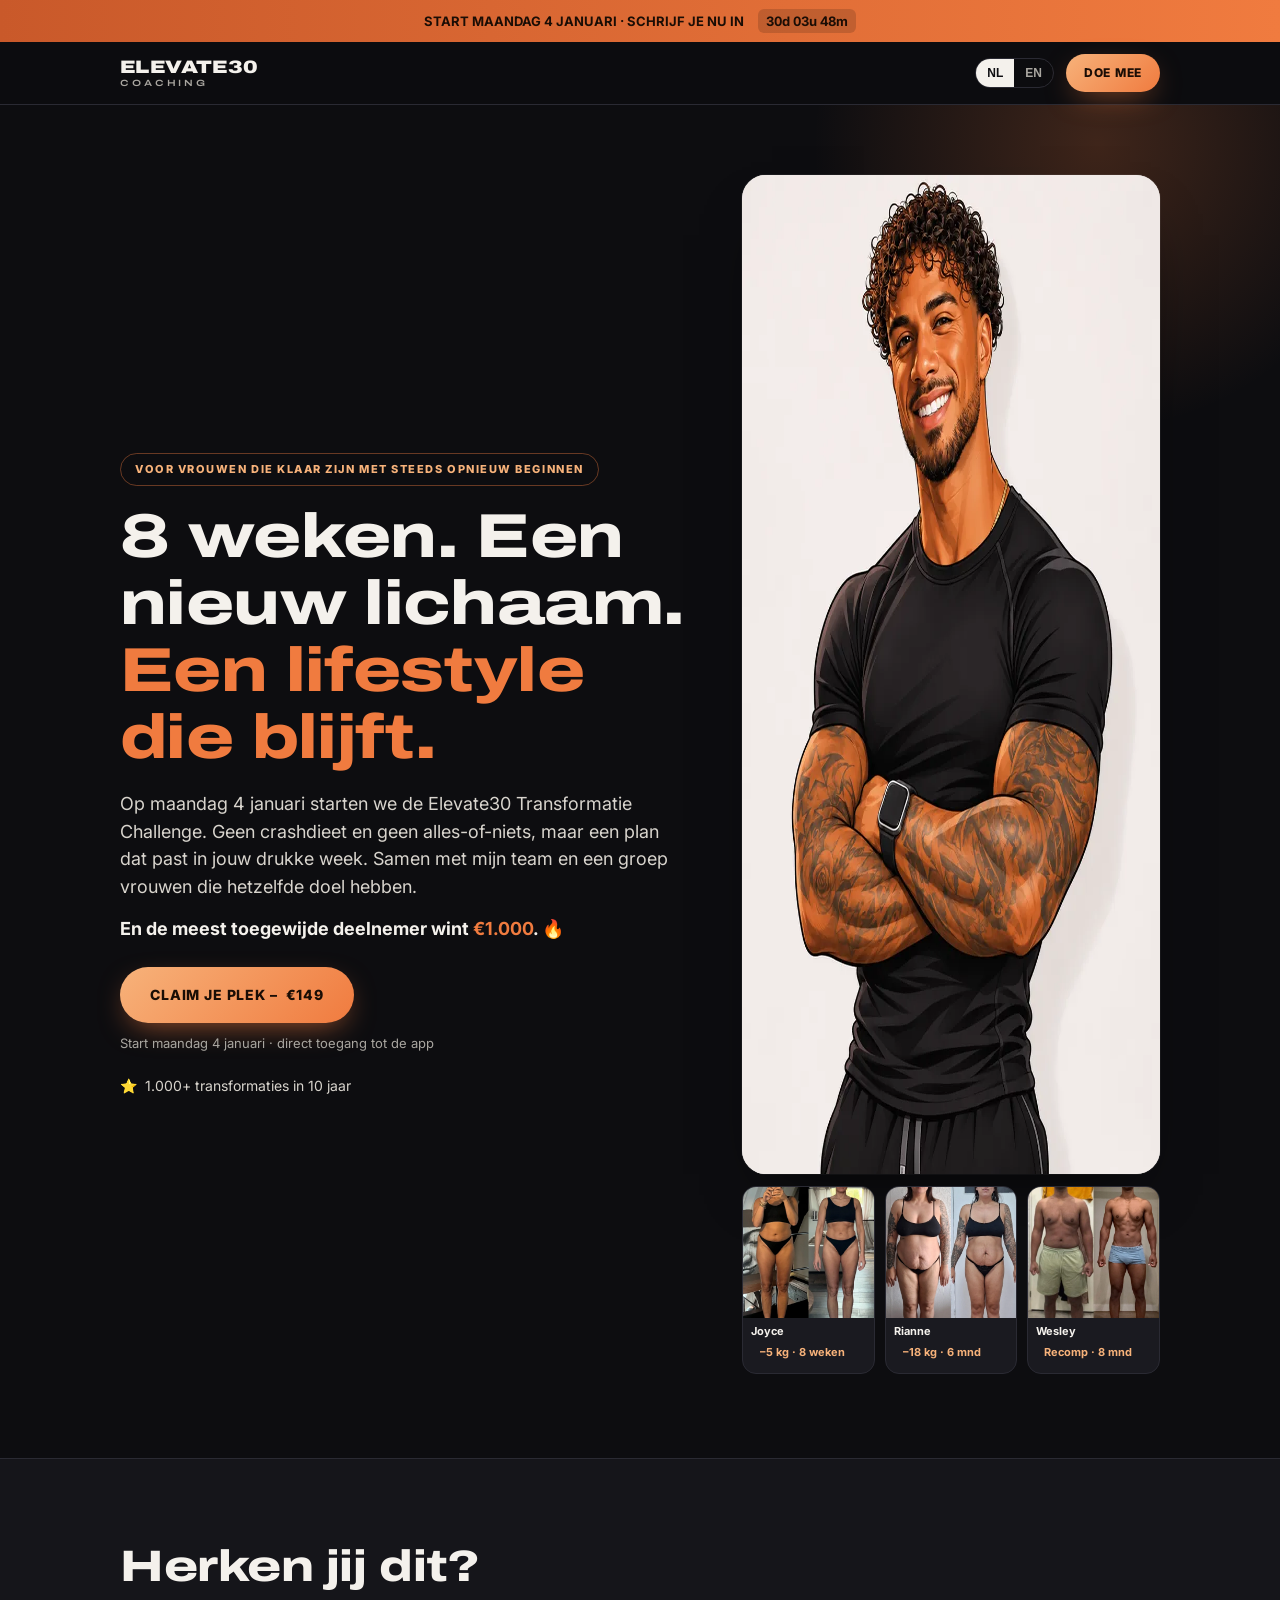
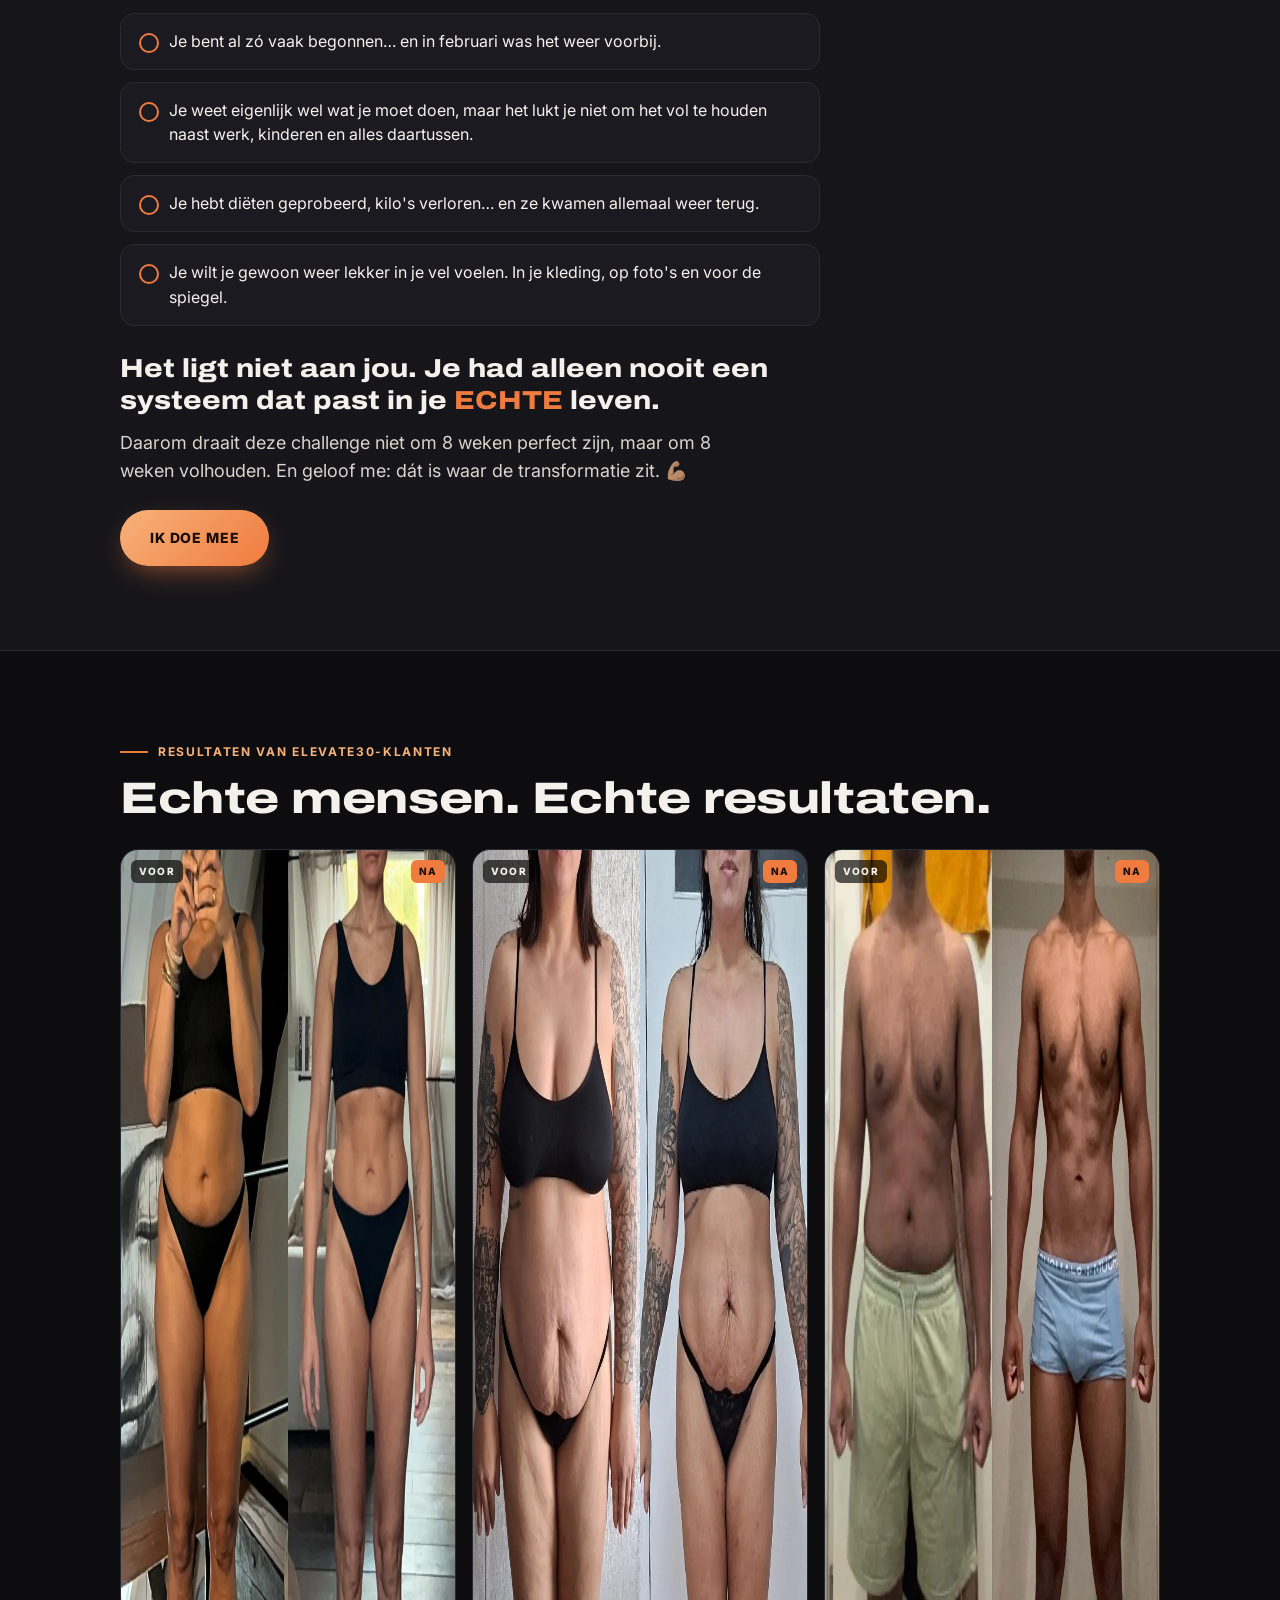
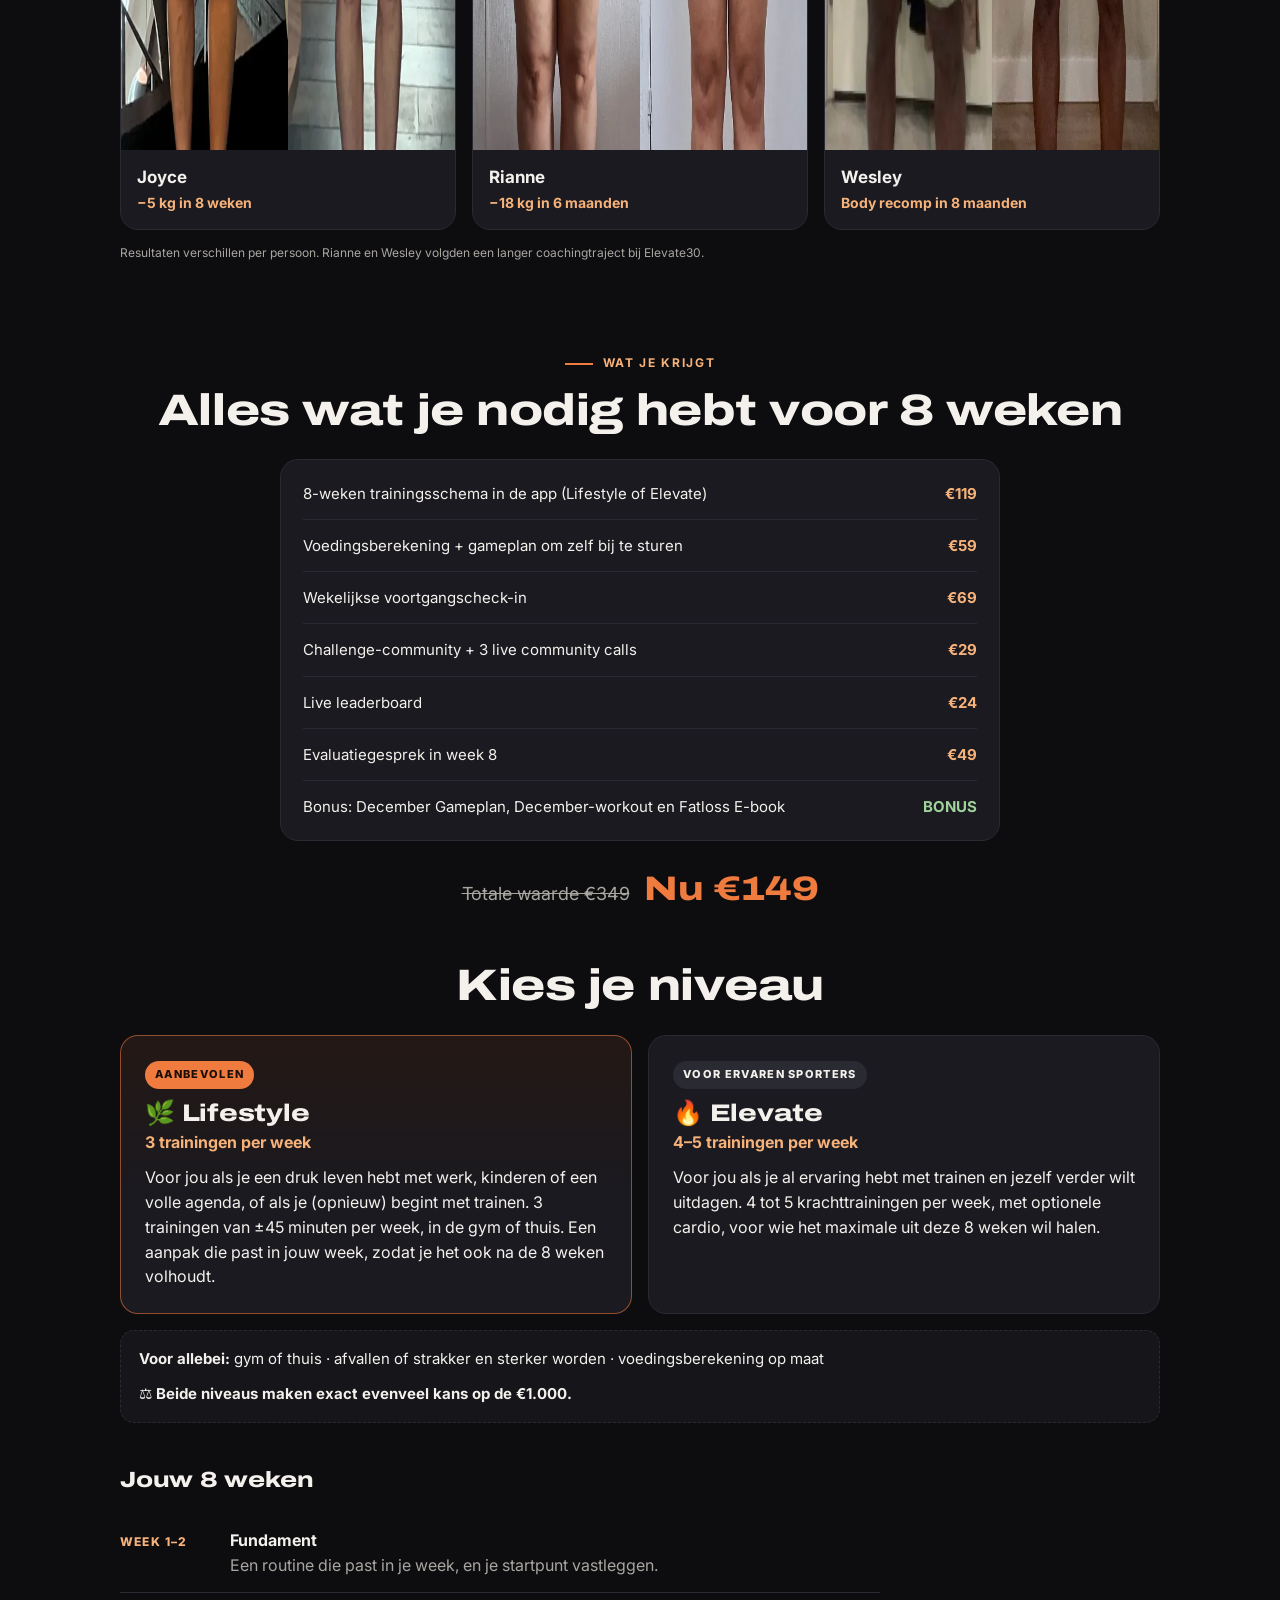
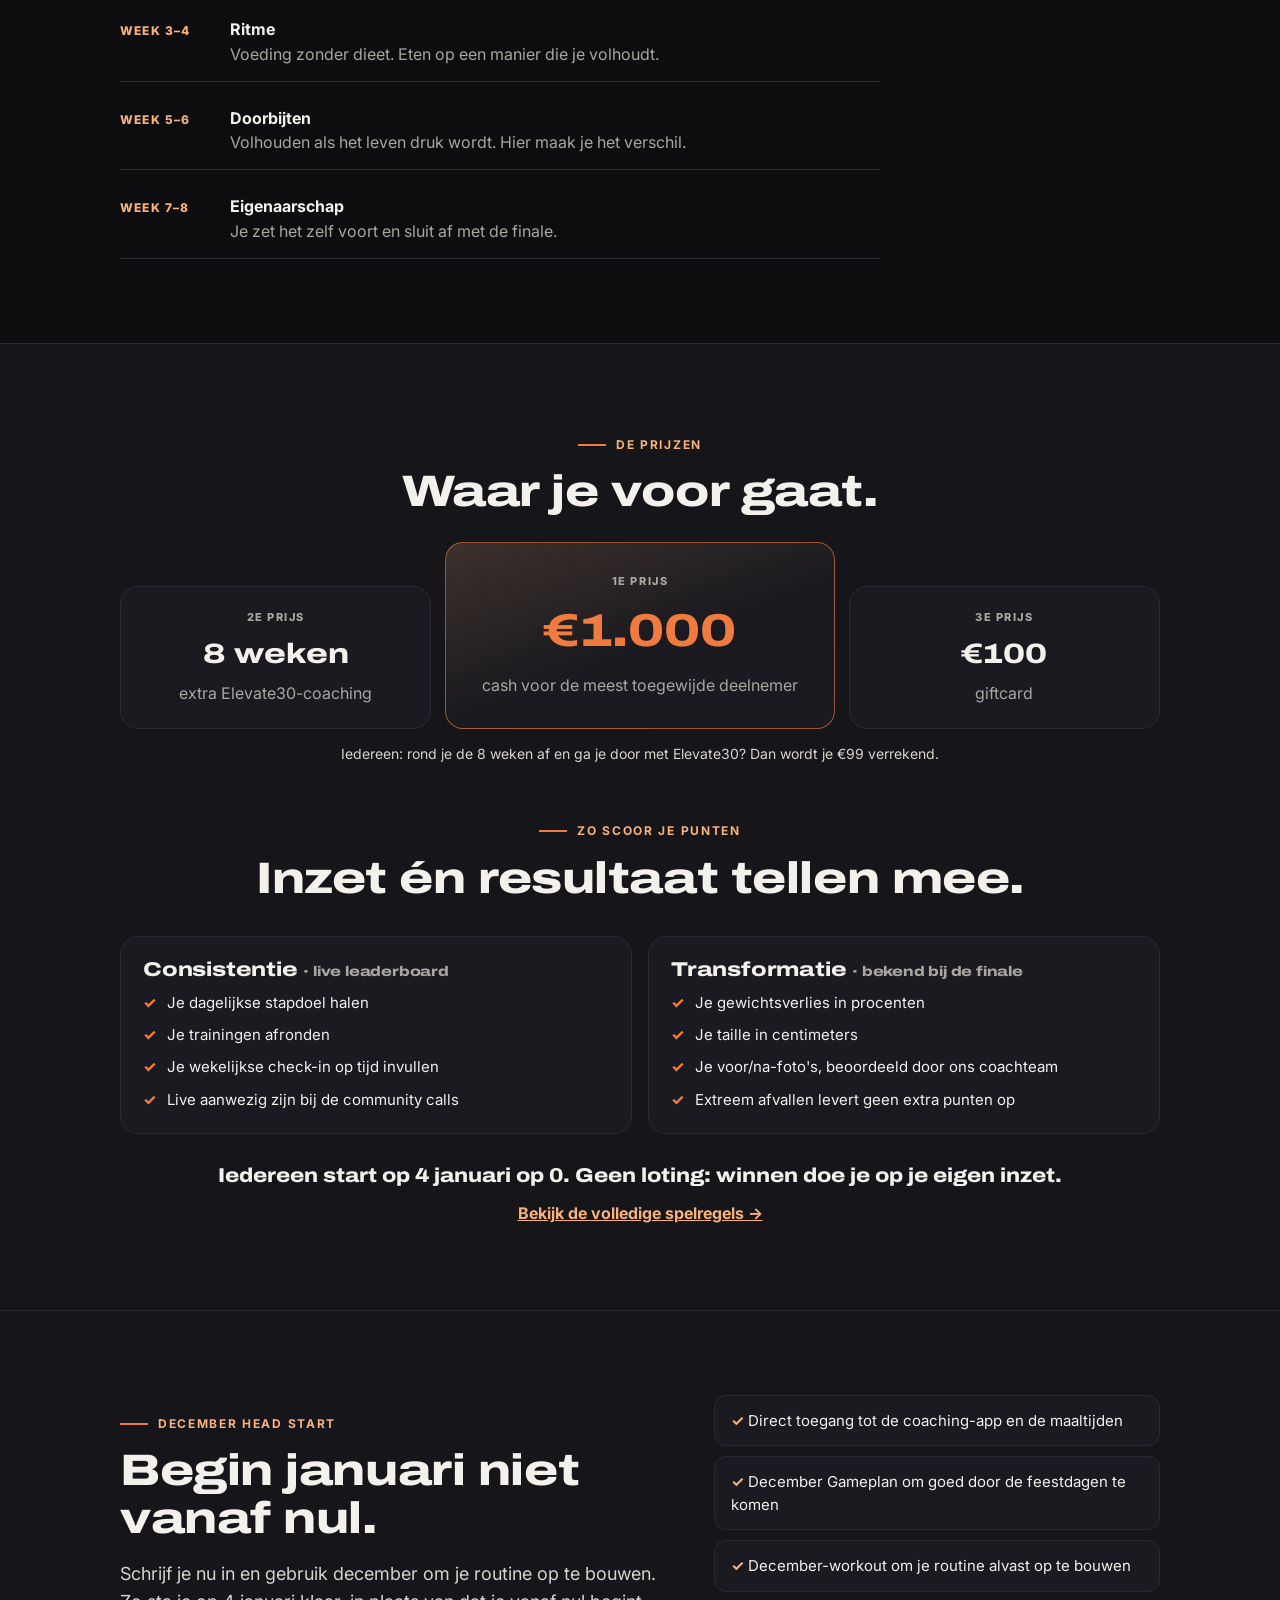
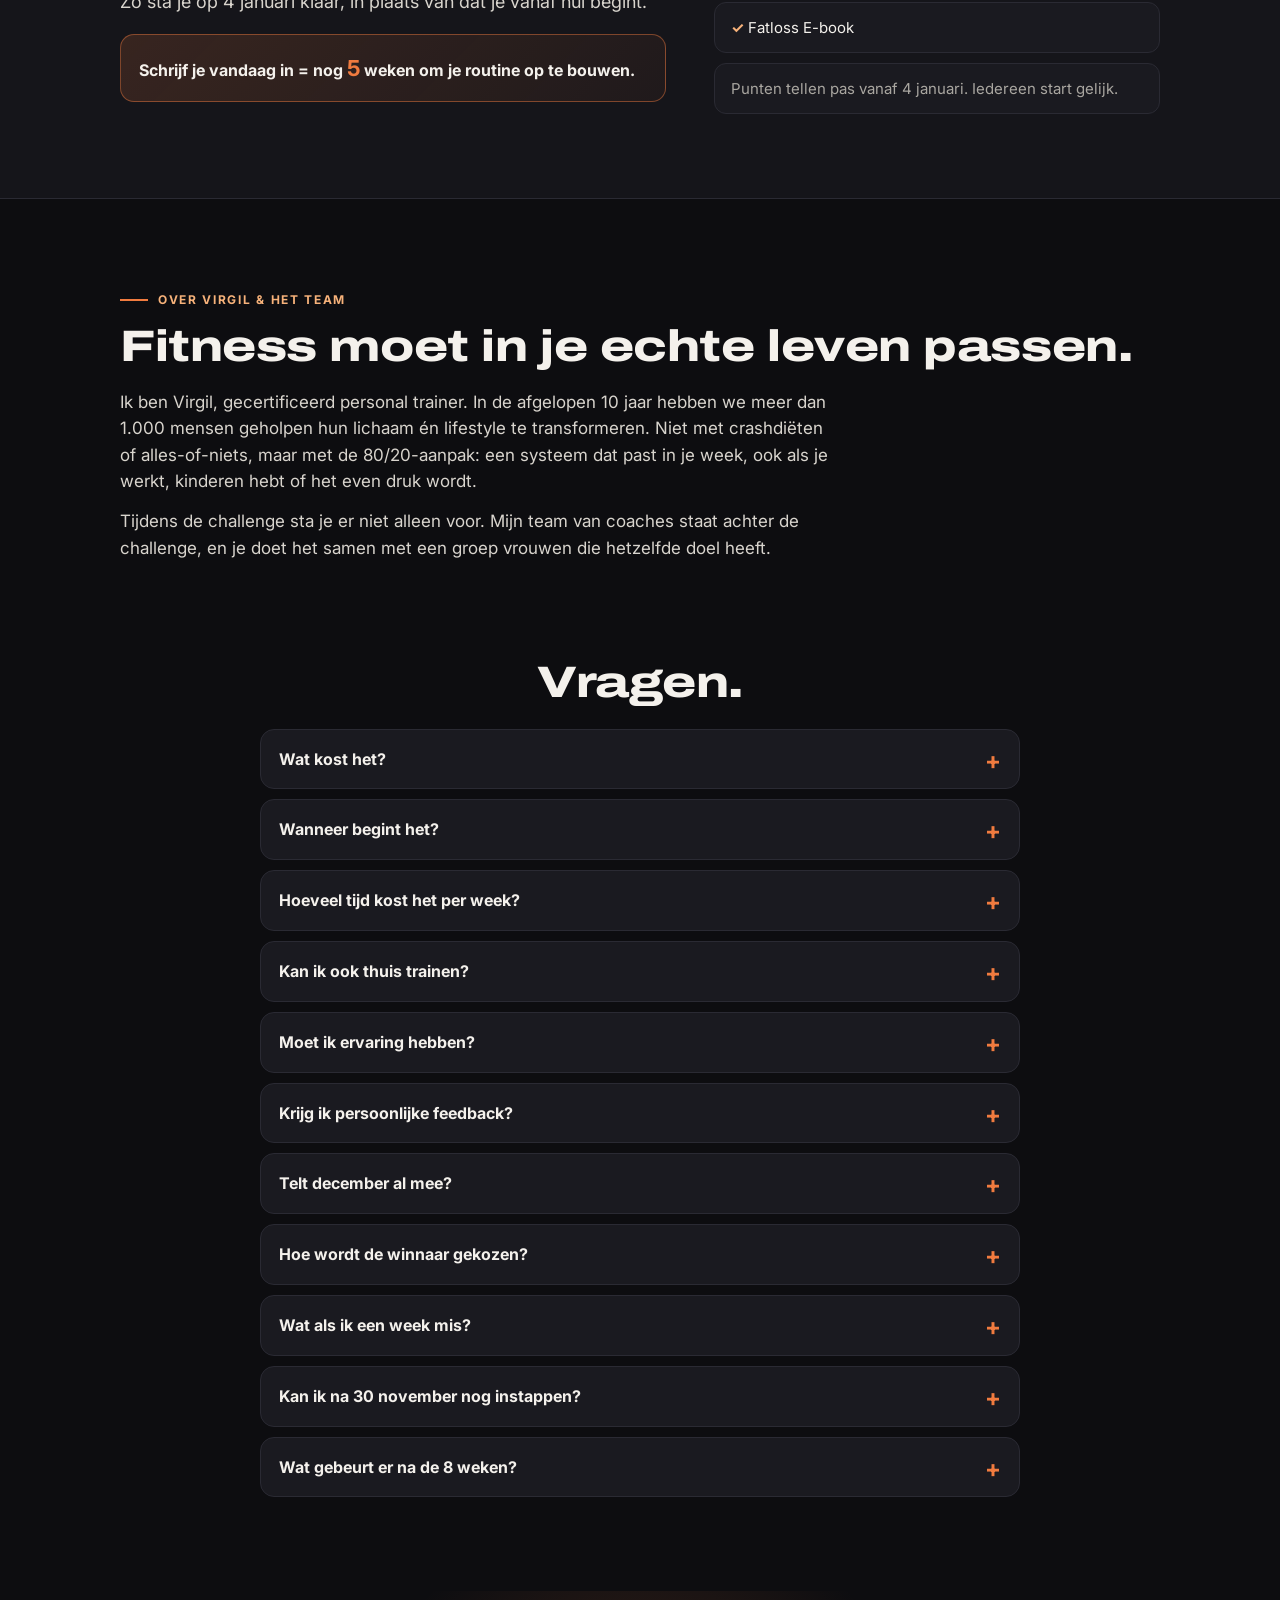
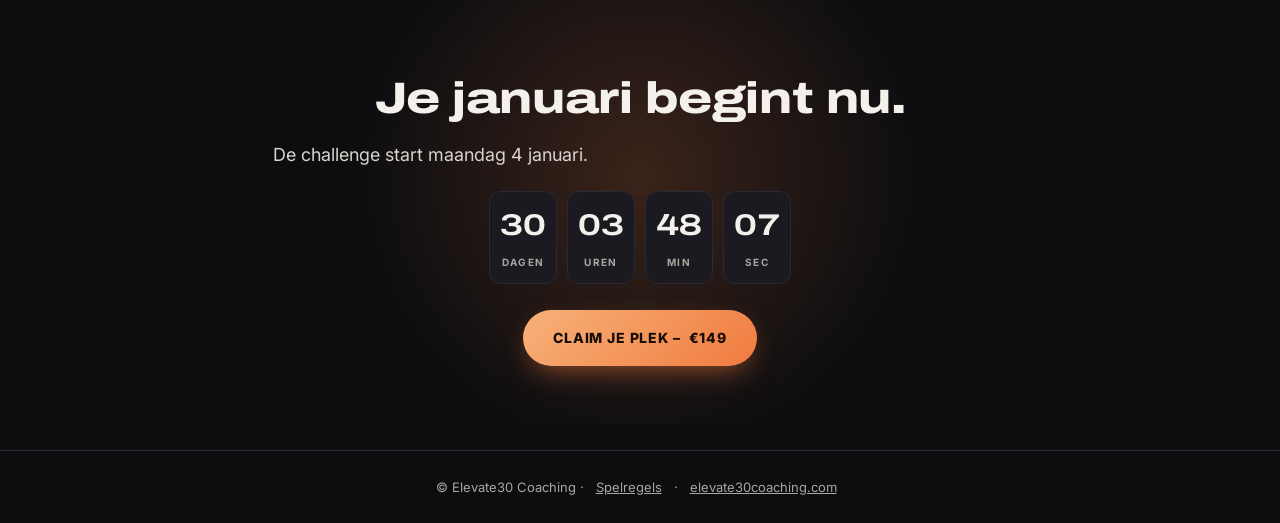
<file: index.html>
<!DOCTYPE html>
<html lang="nl">
<head>
<meta charset="utf-8">
<meta name="viewport" content="width=device-width, initial-scale=1">
<title>Elevate30 Transformatie Challenge · Start 4 januari</title>
<meta name="description" content="8 weken. Een nieuw lichaam. Een lifestyle die blijft. Start 4 januari, met kans op €1.000.">
<meta name="theme-color" content="#0d0d10">
<meta property="og:title" content="Elevate30 Transformatie Challenge">
<meta property="og:description" content="8 weken. Een nieuw lichaam. Een lifestyle die blijft. Start 4 januari, met kans op €1.000.">
<meta property="og:image" content="img/virgil.webp">
<link rel="preconnect" href="https://fonts.googleapis.com">
<link rel="preconnect" href="https://fonts.gstatic.com" crossorigin>
<link href="https://fonts.googleapis.com/css2?family=Archivo:wdth,wght@100..125,600..900&family=Inter:wght@400;600;700;800&display=swap" rel="stylesheet">
<link rel="stylesheet" href="styles.css">
</head>
<body>

<!-- TOP BAR -->
<div class="topbar">
  <span class="eb-only"><span class="nl">BLACK FRIDAY EARLY BIRD: €99 T/M MAANDAG 30 NOVEMBER</span><span class="en">BLACK FRIDAY EARLY BIRD: €99 UNTIL MONDAY NOVEMBER 30TH</span></span>
  <span class="post-eb" style="display:none"><span class="nl">START MAANDAG 4 JANUARI · SCHRIJF JE NU IN</span><span class="en">STARTS MONDAY JANUARY 4TH · SIGN UP NOW</span></span>
  <span class="cd-mini" data-cd-mini></span>
</div>

<!-- HEADER -->
<header class="site">
  <div class="wrap">
    <a class="logo" href="#top">ELEVATE30<small>COACHING</small></a>
    <div class="nav-right">
      <div class="lang"><button data-lang="nl">NL</button><button data-lang="en">EN</button></div>
      <a class="btn btn-small" href="#" data-cta><span class="nl">Doe mee</span><span class="en">Join</span></a>
    </div>
  </div>
</header>

<main id="top">

<!-- 1. HERO -->
<section class="hero">
  <div class="wrap hero-grid">
    <div>
      <div class="tag"><span class="nl">VOOR VROUWEN DIE KLAAR ZIJN MET STEEDS OPNIEUW BEGINNEN</span><span class="en">FOR WOMEN WHO ARE DONE STARTING OVER</span></div>
      <h1>
        <span class="nl">8 weken. Een nieuw lichaam. <span class="accent">Een lifestyle die blijft.</span></span>
        <span class="en">8 weeks. A new body. <span class="accent">A lifestyle that lasts.</span></span>
      </h1>
      <p class="lead">
        <span class="nl">Op maandag 4 januari starten we de Elevate30 Transformatie Challenge. Geen crashdieet en geen alles-of-niets, maar een plan dat past in jouw drukke week. Samen met mijn team en een groep vrouwen die hetzelfde doel hebben.</span>
        <span class="en">On Monday January 4th, we kick off the Elevate30 Transformation Challenge. No crash diets and no all-or-nothing, just a plan that fits your busy life. With my team behind you and a group of women chasing the same goal.</span>
      </p>
      <p class="prize-line"><span class="nl">En de meest toegewijde deelnemer wint <span class="accent">€1.000</span>. 🔥</span><span class="en">And the most committed participant wins <span class="accent">€1,000</span>. 🔥</span></p>
      <a class="btn" href="#" data-cta><span class="nl">Claim je plek –</span><span class="en">Claim your spot –</span> <span data-price>€99</span></a>
      <p class="price-note">
        <span class="eb-only"><span class="nl">Early bird t/m maandag 30 november · daarna €149</span><span class="en">Early bird until Monday November 30th · €149 after</span></span>
        <span class="post-eb" style="display:none"><span class="nl">Start maandag 4 januari · direct toegang tot de app</span><span class="en">Starts Monday January 4th · instant app access</span></span>
      </p>
      <p class="proof">⭐ <span class="nl">1.000+ transformaties in 10 jaar</span><span class="en">1,000+ transformations in 10 years</span></p>
    </div>
    <div class="hero-visual">
      <div class="portrait"><img src="img/virgil.webp" alt="Virgil Sint Jago, Elevate30 Coaching" width="800" height="999"></div>
      <div class="hero-thumbs">
        <div class="thumb"><img src="img/joyce.webp" alt="Joyce voor en na" loading="lazy"><span>Joyce<em><span class="nl">−5 kg · 8 weken</span><span class="en">−5 kg · 8 weeks</span></em></span></div>
        <div class="thumb"><img src="img/rianne.webp" alt="Rianne voor en na" loading="lazy"><span>Rianne<em><span class="nl">−18 kg · 6 mnd</span><span class="en">−18 kg · 6 mo</span></em></span></div>
        <div class="thumb"><img src="img/wesley.webp" alt="Wesley voor en na" loading="lazy"><span>Wesley<em><span class="nl">Recomp · 8 mnd</span><span class="en">Recomp · 8 mo</span></em></span></div>
      </div>
    </div>
  </div>
</section>

<!-- 2. HERKEN JIJ DIT -->
<section class="recognize">
  <div class="wrap">
    <h2><span class="nl">Herken jij dit?</span><span class="en">Sound familiar?</span></h2>
    <ul class="checklist">
      <li><span class="nl">Je bent al zó vaak begonnen… en in februari was het weer voorbij.</span><span class="en">You've started over so many times… and by February, it was over again.</span></li>
      <li><span class="nl">Je weet eigenlijk wel wat je moet doen, maar het lukt je niet om het vol te houden naast werk, kinderen en alles daartussen.</span><span class="en">You know what to do, but you can't keep it up next to work, kids and everything in between.</span></li>
      <li><span class="nl">Je hebt diëten geprobeerd, kilo's verloren… en ze kwamen allemaal weer terug.</span><span class="en">You've tried diets, lost the weight… and watched it all come back.</span></li>
      <li><span class="nl">Je wilt je gewoon weer lekker in je vel voelen. In je kleding, op foto's en voor de spiegel.</span><span class="en">You just want to feel good in your skin again. In your clothes, in photos and in the mirror.</span></li>
    </ul>
    <p class="punch"><span class="nl">Het ligt niet aan jou. Je had alleen nooit een systeem dat past in je <span class="accent">ECHTE</span> leven.</span><span class="en">It's not you. You just never had a system that fits your <span class="accent">REAL</span> life.</span></p>
    <p class="lead"><span class="nl">Daarom draait deze challenge niet om 8 weken perfect zijn, maar om 8 weken volhouden. En geloof me: dát is waar de transformatie zit. 💪🏽</span><span class="en">That's why this challenge isn't about being perfect for 8 weeks. It's about showing up for 8 weeks. And trust me: that's where the transformation happens. 💪🏽</span></p>
    <div class="cta-row"><a class="btn" href="#" data-cta><span class="nl">Ik doe mee</span><span class="en">I'm in</span></a></div>
  </div>
</section>

<!-- 3. RESULTATEN -->
<section>
  <div class="wrap">
    <div class="eyebrow"><span class="nl">Resultaten van Elevate30-klanten</span><span class="en">Elevate30 client results</span></div>
    <h2><span class="nl">Echte mensen. Echte resultaten.</span><span class="en">Real people. Real results.</span></h2>
    <div class="results-grid">
      <div class="result"><div class="ba"><img src="img/joyce.webp" alt="Joyce voor en na" loading="lazy" width="900" height="900"></div><div class="meta"><strong>Joyce</strong><span class="nl">−5 kg in 8 weken</span><span class="en">−5 kg in 8 weeks</span></div></div>
      <div class="result"><div class="ba"><img src="img/rianne.webp" alt="Rianne voor en na" loading="lazy" width="900" height="900"></div><div class="meta"><strong>Rianne</strong><span class="nl">−18 kg in 6 maanden</span><span class="en">−18 kg in 6 months</span></div></div>
      <div class="result"><div class="ba"><img src="img/wesley.webp" alt="Wesley voor en na" loading="lazy" width="900" height="900"></div><div class="meta"><strong>Wesley</strong><span class="nl">Body recomp in 8 maanden</span><span class="en">Body recomp in 8 months</span></div></div>
    </div>
    <p class="swipe-hint"><span class="nl">← Swipe voor meer resultaten →</span><span class="en">← Swipe for more results →</span></p>
    <p class="disclaimer"><span class="nl">Resultaten verschillen per persoon. Rianne en Wesley volgden een langer coachingtraject bij Elevate30.</span><span class="en">Results vary per person. Rianne and Wesley followed a longer Elevate30 coaching program.</span></p>
  </div>
</section>

<!-- 4. WAT JE KRIJGT + NIVEAUS -->
<section style="padding-top:0">
  <div class="wrap">
    <div class="center">
      <div class="eyebrow"><span class="nl">Wat je krijgt</span><span class="en">What you get</span></div>
      <h2><span class="nl">Alles wat je nodig hebt voor 8 weken</span><span class="en">Everything you need for 8 weeks</span></h2>
    </div>
    <div class="value">
      <div class="value-row"><span><span class="nl">8-weken trainingsschema in de app (Lifestyle of Elevate)</span><span class="en">8-week training program in the app (Lifestyle or Elevate)</span></span><b>€119</b></div>
      <div class="value-row"><span><span class="nl">Voedingsberekening + gameplan om zelf bij te sturen</span><span class="en">Nutrition calculation + gameplan to adjust it yourself</span></span><b>€59</b></div>
      <div class="value-row"><span><span class="nl">Wekelijkse voortgangscheck-in</span><span class="en">Weekly progress check-in</span></span><b>€69</b></div>
      <div class="value-row"><span><span class="nl">Challenge-community + 3 live community calls</span><span class="en">Challenge community + 3 live community calls</span></span><b>€29</b></div>
      <div class="value-row"><span><span class="nl">Live leaderboard</span><span class="en">Live leaderboard</span></span><b>€24</b></div>
      <div class="value-row"><span><span class="nl">Evaluatiegesprek in week 8</span><span class="en">Evaluation call in week 8</span></span><b>€49</b></div>
      <div class="value-row bonus eb-only"><span><span class="nl">Early-bird bonus: December Gameplan, December-workout en Fatloss E-book</span><span class="en">Early-bird bonus: December Gameplan, December workout and Fatloss E-book</span></span><b>BONUS</b></div>
      <div class="value-row bonus post-eb" style="display:none"><span><span class="nl">Bonus: December Gameplan, December-workout en Fatloss E-book</span><span class="en">Bonus: December Gameplan, December workout and Fatloss E-book</span></span><b>BONUS</b></div>
    </div>
    <div class="value-total"><s><span class="nl">Totale waarde €349</span><span class="en">Total value €349</span></s><span class="big"><span class="nl">Nu</span><span class="en">Now</span> <span data-price>€99</span></span></div>

    <div class="center" style="margin-top:46px">
      <h2><span class="nl">Kies je niveau</span><span class="en">Choose your level</span></h2>
    </div>
    <div class="levels">
      <div class="level primary">
        <div class="badge"><span class="nl">AANBEVOLEN</span><span class="en">RECOMMENDED</span></div>
        <h3>🌿 Lifestyle</h3>
        <div class="freq"><span class="nl">3 trainingen per week</span><span class="en">3 workouts per week</span></div>
        <p><span class="nl">Voor jou als je een druk leven hebt met werk, kinderen of een volle agenda, of als je (opnieuw) begint met trainen. 3 trainingen van ±45 minuten per week, in de gym of thuis. Een aanpak die past in jouw week, zodat je het ook na de 8 weken volhoudt.</span><span class="en">For you if your life is busy with work, kids or a packed schedule, or if you're (re)starting your fitness journey. 3 workouts of ±45 minutes a week, at the gym or at home. An approach that fits your week, so you can keep it up long after the 8 weeks.</span></p>
      </div>
      <div class="level">
        <div class="badge"><span class="nl">VOOR ERVAREN SPORTERS</span><span class="en">FOR EXPERIENCED TRAINEES</span></div>
        <h3>🔥 Elevate</h3>
        <div class="freq"><span class="nl">4–5 trainingen per week</span><span class="en">4–5 workouts per week</span></div>
        <p><span class="nl">Voor jou als je al ervaring hebt met trainen en jezelf verder wilt uitdagen. 4 tot 5 krachttrainingen per week, met optionele cardio, voor wie het maximale uit deze 8 weken wil halen.</span><span class="en">For you if you already have training experience and want to push yourself further. 4 to 5 strength workouts a week with optional cardio, to get the most out of these 8 weeks.</span></p>
      </div>
    </div>
    <div class="both">
      <b><span class="nl">Voor allebei:</span><span class="en">Both levels include:</span></b>
      <span class="nl">gym of thuis · afvallen of strakker en sterker worden · voedingsberekening op maat</span><span class="en">gym or home workouts · fat loss or getting leaner and stronger · personalized nutrition calculation</span>
      <p class="equal">⚖️ <span class="nl">Beide niveaus maken exact evenveel kans op de €1.000.</span><span class="en">Both levels have the exact same chance to win the €1,000.</span></p>
    </div>

    <div style="margin-top:46px">
      <h3 style="font-size:22px"><span class="nl">Jouw 8 weken</span><span class="en">Your 8 weeks</span></h3>
      <div class="weeks">
        <div class="week"><span class="w"><span class="nl">WEEK 1–2</span><span class="en">WEEK 1–2</span></span><span><b><span class="nl">Fundament</span><span class="en">Foundation</span></b><span class="muted"><span class="nl">Een routine die past in je week, en je startpunt vastleggen.</span><span class="en">A routine that fits your week, and recording your starting point.</span></span></span></div>
        <div class="week"><span class="w">WEEK 3–4</span><span><b><span class="nl">Ritme</span><span class="en">Rhythm</span></b><span class="muted"><span class="nl">Voeding zonder dieet. Eten op een manier die je volhoudt.</span><span class="en">Nutrition without dieting. Eating in a way you can sustain.</span></span></span></div>
        <div class="week"><span class="w">WEEK 5–6</span><span><b><span class="nl">Doorbijten</span><span class="en">Push through</span></b><span class="muted"><span class="nl">Volhouden als het leven druk wordt. Hier maak je het verschil.</span><span class="en">Keep going when life gets busy. This is where you make the difference.</span></span></span></div>
        <div class="week"><span class="w">WEEK 7–8</span><span><b><span class="nl">Eigenaarschap</span><span class="en">Ownership</span></b><span class="muted"><span class="nl">Je zet het zelf voort en sluit af met de finale.</span><span class="en">You carry it forward yourself and finish with the finale.</span></span></span></div>
      </div>
    </div>
  </div>
</section>

<!-- 5. PRIJZEN + PUNTEN -->
<section style="background:var(--bg2);border-top:1px solid var(--line);border-bottom:1px solid var(--line)">
  <div class="wrap">
    <div class="center">
      <div class="eyebrow"><span class="nl">De prijzen</span><span class="en">The prizes</span></div>
      <h2><span class="nl">Waar je voor gaat.</span><span class="en">What you're going for.</span></h2>
    </div>
    <div class="prizes">
      <div class="prize"><div class="place"><span class="nl">2E PRIJS</span><span class="en">2ND PRIZE</span></div><div class="amount"><span class="nl">8 weken</span><span class="en">8 weeks</span></div><div class="muted"><span class="nl">extra Elevate30-coaching</span><span class="en">extra Elevate30 coaching</span></div></div>
      <div class="prize first"><div class="place"><span class="nl">1E PRIJS</span><span class="en">1ST PRIZE</span></div><div class="amount"><span class="nl">€1.000</span><span class="en">€1,000</span></div><div class="muted"><span class="nl">cash voor de meest toegewijde deelnemer</span><span class="en">cash for the most committed participant</span></div></div>
      <div class="prize"><div class="place"><span class="nl">3E PRIJS</span><span class="en">3RD PRIZE</span></div><div class="amount">€100</div><div class="muted">giftcard</div></div>
    </div>
    <p class="credit"><span class="nl">Iedereen: rond je de 8 weken af en ga je door met Elevate30? Dan wordt je €99 verrekend.</span><span class="en">Everyone: finish the 8 weeks and continue with Elevate30? Your €99 is credited.</span></p>

    <div class="center" style="margin-top:50px">
      <div class="eyebrow"><span class="nl">Zo scoor je punten</span><span class="en">How you score points</span></div>
      <h2><span class="nl">Inzet én resultaat tellen mee.</span><span class="en">Effort and results both count.</span></h2>
    </div>
    <div class="points">
      <div class="points-box">
        <h3><span class="nl">Consistentie</span><span class="en">Consistency</span> <span class="muted" style="font-size:14px">· live leaderboard</span></h3>
        <ul>
          <li><span class="nl">Je dagelijkse stapdoel halen</span><span class="en">Hitting your daily step goal</span></li>
          <li><span class="nl">Je trainingen afronden</span><span class="en">Completing your workouts</span></li>
          <li><span class="nl">Je wekelijkse check-in op tijd invullen</span><span class="en">Submitting your weekly check-in on time</span></li>
          <li><span class="nl">Live aanwezig zijn bij de community calls</span><span class="en">Attending the community calls live</span></li>
        </ul>
      </div>
      <div class="points-box">
        <h3><span class="nl">Transformatie</span><span class="en">Transformation</span> <span class="muted" style="font-size:14px"><span class="nl">· bekend bij de finale</span><span class="en">· revealed at the finale</span></span></h3>
        <ul>
          <li><span class="nl">Je gewichtsverlies in procenten</span><span class="en">Your weight loss as a percentage</span></li>
          <li><span class="nl">Je taille in centimeters</span><span class="en">Your waist in centimeters</span></li>
          <li><span class="nl">Je voor/na-foto's, beoordeeld door ons coachteam</span><span class="en">Your before/after photos, judged by our coaching team</span></li>
          <li><span class="nl">Extreem afvallen levert geen extra punten op</span><span class="en">Extreme weight loss doesn't earn extra points</span></li>
        </ul>
      </div>
    </div>
    <p class="no-lottery"><span class="nl">Iedereen start op 4 januari op 0. Geen loting: winnen doe je op je eigen inzet.</span><span class="en">Everyone starts at 0 on January 4th. No lottery: you win on your own effort.</span></p>
    <a class="rules-link" href="spelregels.html" data-keep-lang><span class="nl">Bekijk de volledige spelregels →</span><span class="en">View the full rules →</span></a>
  </div>
</section>

<!-- 6. DECEMBER -->
<section class="december" style="border-top:0">
  <div class="wrap dec-grid">
    <div>
      <div class="eyebrow">December head start</div>
      <h2><span class="nl">Begin januari niet vanaf nul.</span><span class="en">Don't start January from zero.</span></h2>
      <p class="lead"><span class="nl">Schrijf je nu in en gebruik december om je routine op te bouwen. Zo sta je op 4 januari klaar, in plaats van dat je vanaf nul begint.</span><span class="en">Sign up now and use December to build your routine. That way you're ready on January 4th, instead of starting from zero.</span></p>
      <div class="headstart"><span class="nl">Schrijf je vandaag in = nog <span class="num" data-weeks>7</span> weken om je routine op te bouwen.</span><span class="en">Sign up today = <span class="num" data-weeks>7</span> weeks to build your routine.</span></div>
    </div>
    <ul class="dec-list">
      <li><b>✓</b> <span class="nl">Direct toegang tot de coaching-app en de maaltijden</span><span class="en">Instant access to the coaching app and the meals</span></li>
      <li><b>✓</b> <span class="nl">December Gameplan om goed door de feestdagen te komen</span><span class="en">December Gameplan to get through the holidays well</span></li>
      <li><b>✓</b> <span class="nl">December-workout om je routine alvast op te bouwen</span><span class="en">December workout to start building your routine</span></li>
      <li><b>✓</b> <span class="nl">Fatloss E-book</span><span class="en">Fatloss E-book</span></li>
      <li class="muted"><span class="nl">Punten tellen pas vanaf 4 januari. Iedereen start gelijk.</span><span class="en">Points only count from January 4th. Everyone starts equal.</span></li>
    </ul>
  </div>
</section>

<!-- 7. OVER VIRGIL & TEAM -->
<section class="about">
  <div class="wrap">
    <div class="eyebrow"><span class="nl">Over Virgil &amp; het team</span><span class="en">About Virgil &amp; the team</span></div>
    <h2><span class="nl">Fitness moet in je echte leven passen.</span><span class="en">Fitness has to fit your real life.</span></h2>
    <p><span class="nl">Ik ben Virgil, gecertificeerd personal trainer. In de afgelopen 10 jaar hebben we meer dan 1.000 mensen geholpen hun lichaam én lifestyle te transformeren. Niet met crashdiëten of alles-of-niets, maar met de 80/20-aanpak: een systeem dat past in je week, ook als je werkt, kinderen hebt of het even druk wordt.</span><span class="en">I'm Virgil, a certified personal trainer. Over the past 10 years, we've helped more than 1,000 people transform their body and lifestyle. Not with crash diets or all-or-nothing, but with the 80/20 approach: a system that fits your week, even when you work, have kids or life gets busy.</span></p>
    <p><span class="nl">Tijdens de challenge sta je er niet alleen voor. Mijn team van coaches staat achter de challenge, en je doet het samen met een groep vrouwen die hetzelfde doel heeft.</span><span class="en">During the challenge, you're not on your own. My team of coaches is behind the challenge, and you'll do it together with a group of women who share the same goal.</span></p>
  </div>
</section>

<!-- 8. FAQ -->
<section style="padding-top:0">
  <div class="wrap">
    <h2 class="center"><span class="nl">Vragen.</span><span class="en">Questions.</span></h2>
    <div class="faq">
      <details><summary><span class="nl">Wat kost het?</span><span class="en">How much does it cost?</span></summary><div class="a"><span class="nl">€99 met de Black Friday early bird t/m maandag 30 november. Daarna €149.</span><span class="en">€99 with the Black Friday early bird until Monday November 30th. €149 after that.</span></div></details>
      <details><summary><span class="nl">Wanneer begint het?</span><span class="en">When does it start?</span></summary><div class="a"><span class="nl">Maandag 4 januari. Direct na je inschrijving krijg je toegang tot de app en je decemberbonussen.</span><span class="en">Monday January 4th. Right after signing up, you get access to the app and your December bonuses.</span></div></details>
      <details><summary><span class="nl">Hoeveel tijd kost het per week?</span><span class="en">How much time does it take per week?</span></summary><div class="a"><span class="nl">Lifestyle: 3 trainingen van ±45 minuten. Elevate: 4 tot 5 trainingen. Plus een korte check-in per week.</span><span class="en">Lifestyle: 3 workouts of ±45 minutes. Elevate: 4 to 5 workouts. Plus a short check-in each week.</span></div></details>
      <details><summary><span class="nl">Kan ik ook thuis trainen?</span><span class="en">Can I train at home?</span></summary><div class="a"><span class="nl">Ja. Beide niveaus hebben een schema voor de gym en voor thuis.</span><span class="en">Yes. Both levels have a program for the gym and for home.</span></div></details>
      <details><summary><span class="nl">Moet ik ervaring hebben?</span><span class="en">Do I need experience?</span></summary><div class="a"><span class="nl">Nee. Kies Lifestyle als je (opnieuw) begint met trainen.</span><span class="en">No. Choose Lifestyle if you're (re)starting your fitness journey.</span></div></details>
      <details><summary><span class="nl">Krijg ik persoonlijke feedback?</span><span class="en">Do I get personal feedback?</span></summary><div class="a"><span class="nl">De wekelijkse check-ins zijn om je eigen voortgang bij te houden. Vragen en patronen bespreken we samen tijdens de 3 live community calls. Persoonlijke begeleiding krijg je als je na de challenge doorgaat met Elevate30.</span><span class="en">The weekly check-ins are for tracking your own progress. We discuss questions and patterns together during the 3 live community calls. Personal coaching is available if you continue with Elevate30 after the challenge.</span></div></details>
      <details><summary><span class="nl">Telt december al mee?</span><span class="en">Does December count?</span></summary><div class="a"><span class="nl">Nee. Iedereen start op 4 januari op 0 punten. December gebruik je om je routine op te bouwen.</span><span class="en">No. Everyone starts at 0 points on January 4th. You use December to build your routine.</span></div></details>
      <details><summary><span class="nl">Hoe wordt de winnaar gekozen?</span><span class="en">How is the winner chosen?</span></summary><div class="a"><span class="nl">Op punten: de helft voor consistentie (stappen, trainingen, check-ins en calls), de helft voor je transformatie. Geen loting. <a href="spelregels.html" data-keep-lang>Bekijk de volledige spelregels</a>.</span><span class="en">On points: half for consistency (steps, workouts, check-ins and calls), half for your transformation. No lottery. <a href="spelregels.html" data-keep-lang>View the full rules</a>.</span></div></details>
      <details><summary><span class="nl">Wat als ik een week mis?</span><span class="en">What if I miss a week?</span></summary><div class="a"><span class="nl">Dan pak je het de week erna weer op. Om kans te maken op een prijs heb je minimaal 6 van de 8 check-ins nodig.</span><span class="en">Then you pick it back up the next week. To be eligible for a prize, you need at least 6 of the 8 check-ins.</span></div></details>
      <details><summary><span class="nl">Kan ik na 30 november nog instappen?</span><span class="en">Can I still join after November 30th?</span></summary><div class="a"><span class="nl">Ja, voor €149, tot de start op 4 januari.</span><span class="en">Yes, for €149, until the start on January 4th.</span></div></details>
      <details><summary><span class="nl">Wat gebeurt er na de 8 weken?</span><span class="en">What happens after the 8 weeks?</span></summary><div class="a"><span class="nl">Je krijgt een evaluatiegesprek. Ga je door met Elevate30-coaching, dan wordt je €99 verrekend.</span><span class="en">You'll have an evaluation call. If you continue with Elevate30 coaching, your €99 is credited.</span></div></details>
    </div>
  </div>
</section>

<!-- 9. LAATSTE CTA -->
<section class="final">
  <div class="wrap">
    <h2><span class="nl">Je januari begint nu.</span><span class="en">Your January starts now.</span></h2>
    <p class="lead">
      <span class="eb-only"><span class="nl">Early bird sluit maandag 30 november.</span><span class="en">Early bird closes Monday November 30th.</span></span>
      <span class="post-eb" style="display:none"><span class="nl">De challenge start maandag 4 januari.</span><span class="en">The challenge starts Monday January 4th.</span></span>
    </p>
    <div class="countdown">
      <div><b data-cd="d">0</b><span class="nl">DAGEN</span><span class="en">DAYS</span></div>
      <div><b data-cd="h">00</b><span class="nl">UREN</span><span class="en">HOURS</span></div>
      <div><b data-cd="m">00</b><span>MIN</span></div>
      <div><b data-cd="s">00</b><span class="nl">SEC</span><span class="en">SEC</span></div>
    </div>
    <a class="btn" href="#" data-cta><span class="nl">Claim je plek –</span><span class="en">Claim your spot –</span> <span data-price>€99</span></a>
    <p class="price-note eb-only"><span class="nl">€99 i.p.v. €149</span><span class="en">€99 instead of €149</span></p>
  </div>
</section>

</main>

<footer>
  <div class="wrap">
    © Elevate30 Coaching ·
    <a href="spelregels.html" data-keep-lang><span class="nl">Spelregels</span><span class="en">Rules</span></a> ·
    <a href="https://www.elevate30coaching.com">elevate30coaching.com</a>
  </div>
</footer>

<!-- Vaste balk onderaan (mobiel) -->
<div class="sticky">
  <div class="s-text">
    <b><span class="eb-only">€99 EARLY BIRD</span><span class="post-eb" style="display:none"><span class="nl">START 4 JANUARI</span><span class="en">STARTS JAN 4TH</span></span></b>
    <span class="cd-mini" data-cd-mini></span>
  </div>
  <a class="btn btn-small" href="#" data-cta><span class="nl">Claim je plek</span><span class="en">Claim your spot</span></a>
</div>

<div class="toast" id="toast"></div>
<script src="script.js"></script>
</body>
</html>
</file>
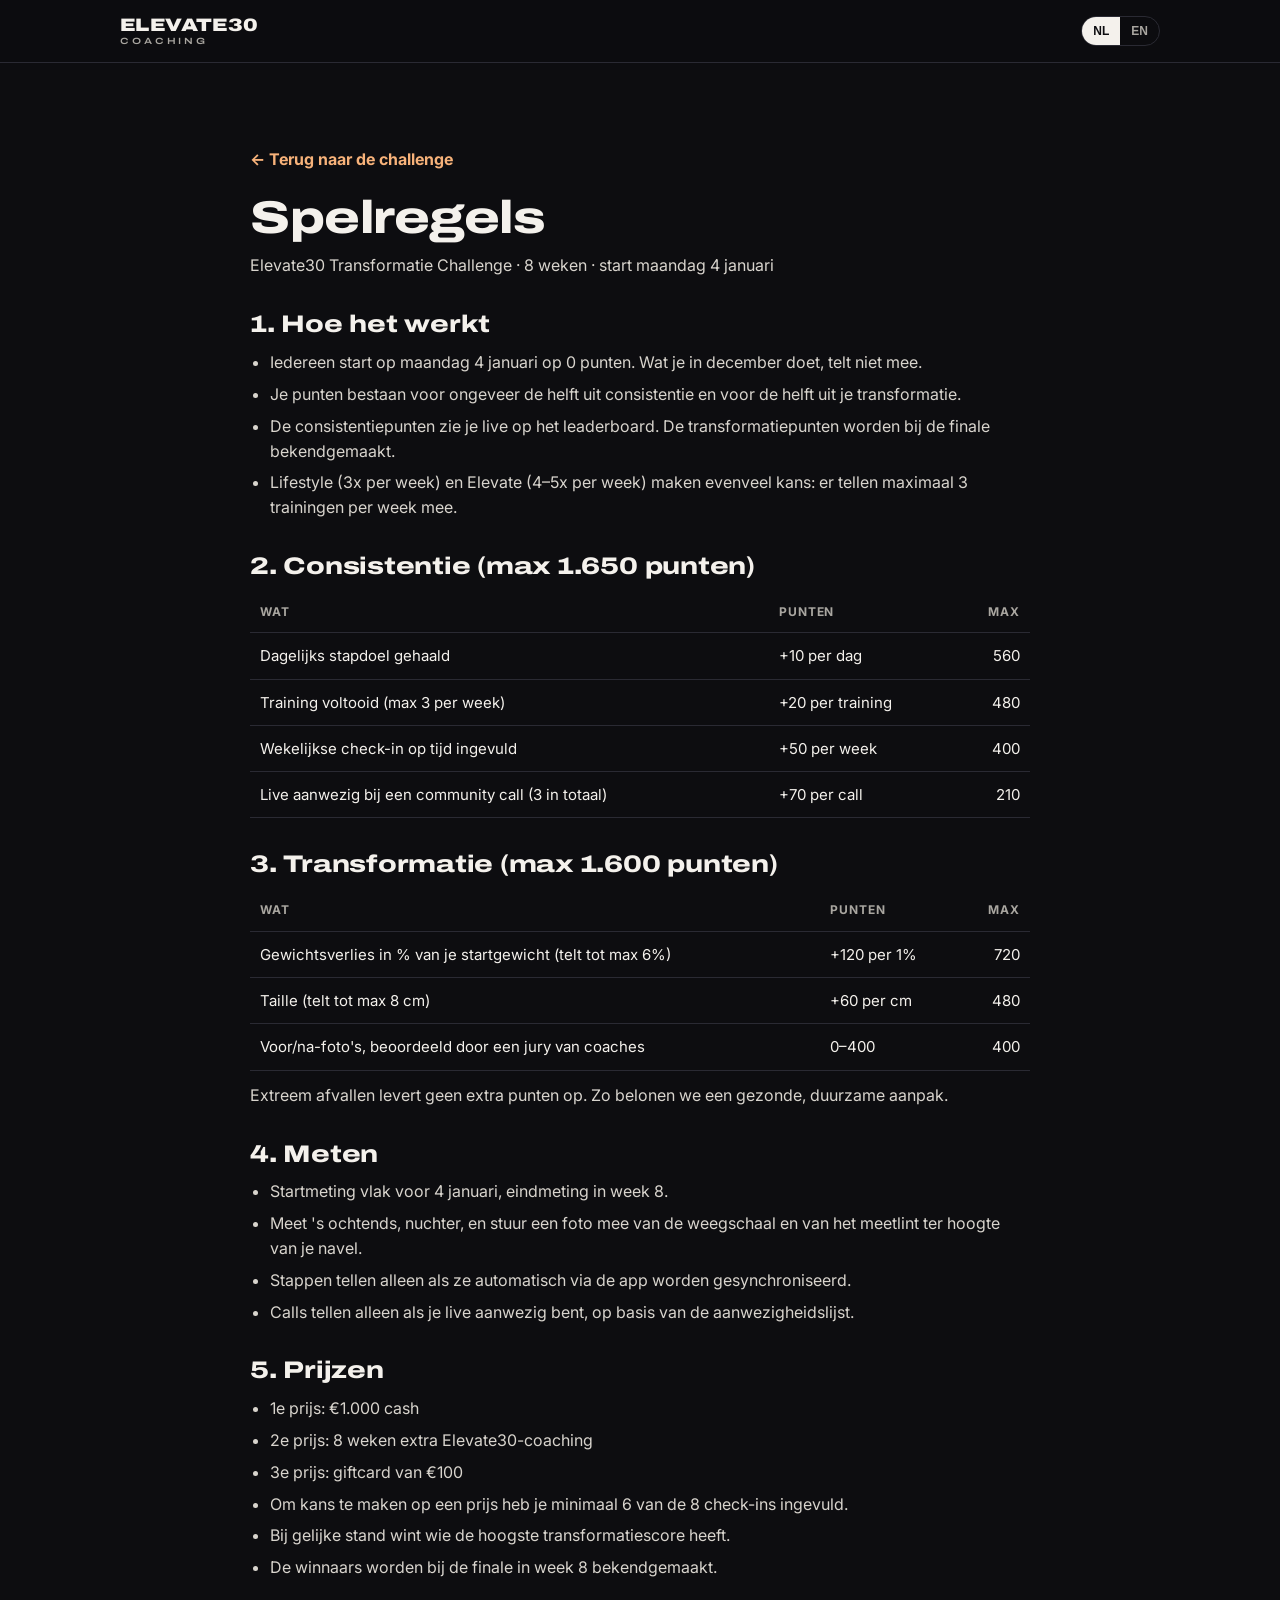
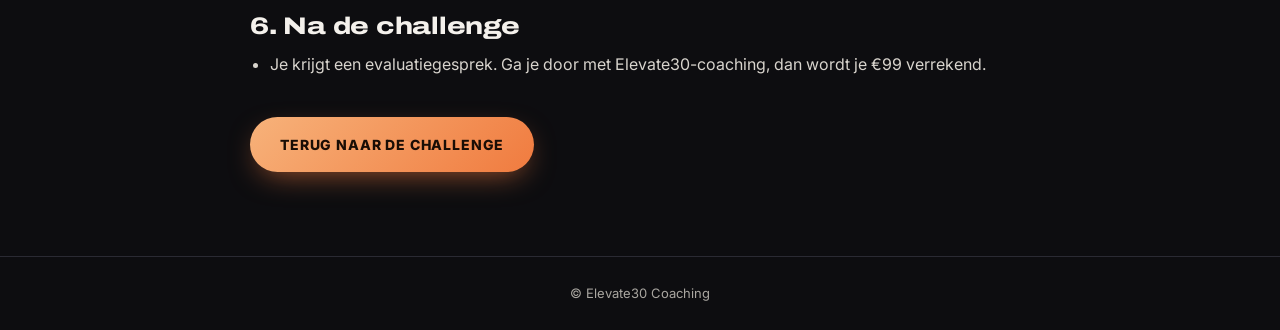
<file: spelregels.html>
<!DOCTYPE html>
<html lang="nl">
<head>
<meta charset="utf-8">
<meta name="viewport" content="width=device-width, initial-scale=1">
<title>Spelregels · Elevate30 Transformatie Challenge</title>
<meta name="theme-color" content="#0d0d10">
<link rel="preconnect" href="https://fonts.googleapis.com">
<link rel="preconnect" href="https://fonts.gstatic.com" crossorigin>
<link href="https://fonts.googleapis.com/css2?family=Archivo:wdth,wght@100..125,600..900&family=Inter:wght@400;600;700;800&display=swap" rel="stylesheet">
<link rel="stylesheet" href="styles.css">
<style>body{padding-bottom:0}</style>
</head>
<body>
<header class="site">
  <div class="wrap">
    <a class="logo" href="index.html" data-keep-lang>ELEVATE30<small>COACHING</small></a>
    <div class="nav-right"><div class="lang"><button data-lang="nl">NL</button><button data-lang="en">EN</button></div></div>
  </div>
</header>

<main class="rules">
<section>
<div class="wrap" style="max-width:820px">
  <a class="back" href="index.html" data-keep-lang><span class="nl">← Terug naar de challenge</span><span class="en">← Back to the challenge</span></a>
  <h1><span class="nl">Spelregels</span><span class="en">Rules</span></h1>
  <p><span class="nl">Elevate30 Transformatie Challenge · 8 weken · start maandag 4 januari</span><span class="en">Elevate30 Transformation Challenge · 8 weeks · starts Monday January 4th</span></p>

  <h2><span class="nl">1. Hoe het werkt</span><span class="en">1. How it works</span></h2>
  <ul>
    <li><span class="nl">Iedereen start op maandag 4 januari op 0 punten. Wat je in december doet, telt niet mee.</span><span class="en">Everyone starts at 0 points on Monday January 4th. What you do in December doesn't count.</span></li>
    <li><span class="nl">Je punten bestaan voor ongeveer de helft uit consistentie en voor de helft uit je transformatie.</span><span class="en">Your points are roughly half consistency and half transformation.</span></li>
    <li><span class="nl">De consistentiepunten zie je live op het leaderboard. De transformatiepunten worden bij de finale bekendgemaakt.</span><span class="en">Consistency points are shown live on the leaderboard. Transformation points are revealed at the finale.</span></li>
    <li><span class="nl">Lifestyle (3x per week) en Elevate (4–5x per week) maken evenveel kans: er tellen maximaal 3 trainingen per week mee.</span><span class="en">Lifestyle (3x per week) and Elevate (4–5x per week) have an equal chance: a maximum of 3 workouts per week count.</span></li>
  </ul>

  <h2><span class="nl">2. Consistentie (max 1.650 punten)</span><span class="en">2. Consistency (max 1,650 points)</span></h2>
  <table>
    <tr><th><span class="nl">Wat</span><span class="en">What</span></th><th><span class="nl">Punten</span><span class="en">Points</span></th><th>Max</th></tr>
    <tr><td><span class="nl">Dagelijks stapdoel gehaald</span><span class="en">Daily step goal hit</span></td><td><span class="nl">+10 per dag</span><span class="en">+10 per day</span></td><td>560</td></tr>
    <tr><td><span class="nl">Training voltooid (max 3 per week)</span><span class="en">Workout completed (max 3 per week)</span></td><td><span class="nl">+20 per training</span><span class="en">+20 per workout</span></td><td>480</td></tr>
    <tr><td><span class="nl">Wekelijkse check-in op tijd ingevuld</span><span class="en">Weekly check-in submitted on time</span></td><td><span class="nl">+50 per week</span><span class="en">+50 per week</span></td><td>400</td></tr>
    <tr><td><span class="nl">Live aanwezig bij een community call (3 in totaal)</span><span class="en">Attending a community call live (3 in total)</span></td><td><span class="nl">+70 per call</span><span class="en">+70 per call</span></td><td>210</td></tr>
  </table>

  <h2><span class="nl">3. Transformatie (max 1.600 punten)</span><span class="en">3. Transformation (max 1,600 points)</span></h2>
  <table>
    <tr><th><span class="nl">Wat</span><span class="en">What</span></th><th><span class="nl">Punten</span><span class="en">Points</span></th><th>Max</th></tr>
    <tr><td><span class="nl">Gewichtsverlies in % van je startgewicht (telt tot max 6%)</span><span class="en">Weight loss as % of starting weight (counts up to 6%)</span></td><td><span class="nl">+120 per 1%</span><span class="en">+120 per 1%</span></td><td>720</td></tr>
    <tr><td><span class="nl">Taille (telt tot max 8 cm)</span><span class="en">Waist (counts up to 8 cm)</span></td><td><span class="nl">+60 per cm</span><span class="en">+60 per cm</span></td><td>480</td></tr>
    <tr><td><span class="nl">Voor/na-foto's, beoordeeld door een jury van coaches</span><span class="en">Before/after photos, judged by a panel of coaches</span></td><td>0–400</td><td>400</td></tr>
  </table>
  <p style="margin-top:12px"><span class="nl">Extreem afvallen levert geen extra punten op. Zo belonen we een gezonde, duurzame aanpak.</span><span class="en">Extreme weight loss doesn't earn extra points. This way we reward a healthy, sustainable approach.</span></p>

  <h2><span class="nl">4. Meten</span><span class="en">4. Measuring</span></h2>
  <ul>
    <li><span class="nl">Startmeting vlak voor 4 januari, eindmeting in week 8.</span><span class="en">Starting measurement just before January 4th, final measurement in week 8.</span></li>
    <li><span class="nl">Meet 's ochtends, nuchter, en stuur een foto mee van de weegschaal en van het meetlint ter hoogte van je navel.</span><span class="en">Measure in the morning on an empty stomach, and include a photo of the scale and of the measuring tape at navel height.</span></li>
    <li><span class="nl">Stappen tellen alleen als ze automatisch via de app worden gesynchroniseerd.</span><span class="en">Steps only count if they're synced automatically through the app.</span></li>
    <li><span class="nl">Calls tellen alleen als je live aanwezig bent, op basis van de aanwezigheidslijst.</span><span class="en">Calls only count if you attend live, based on the attendance list.</span></li>
  </ul>

  <h2><span class="nl">5. Prijzen</span><span class="en">5. Prizes</span></h2>
  <ul>
    <li><span class="nl">1e prijs: €1.000 cash</span><span class="en">1st prize: €1,000 cash</span></li>
    <li><span class="nl">2e prijs: 8 weken extra Elevate30-coaching</span><span class="en">2nd prize: 8 weeks of extra Elevate30 coaching</span></li>
    <li><span class="nl">3e prijs: giftcard van €100</span><span class="en">3rd prize: €100 gift card</span></li>
    <li><span class="nl">Om kans te maken op een prijs heb je minimaal 6 van de 8 check-ins ingevuld.</span><span class="en">To be eligible for a prize, you must have submitted at least 6 of the 8 check-ins.</span></li>
    <li><span class="nl">Bij gelijke stand wint wie de hoogste transformatiescore heeft.</span><span class="en">In case of a tie, the highest transformation score wins.</span></li>
    <li><span class="nl">De winnaars worden bij de finale in week 8 bekendgemaakt.</span><span class="en">The winners are announced at the finale in week 8.</span></li>
  </ul>

  <h2><span class="nl">6. Na de challenge</span><span class="en">6. After the challenge</span></h2>
  <ul>
    <li><span class="nl">Je krijgt een evaluatiegesprek. Ga je door met Elevate30-coaching, dan wordt je €99 verrekend.</span><span class="en">You'll have an evaluation call. If you continue with Elevate30 coaching, your €99 is credited.</span></li>
  </ul>

  <p style="margin-top:40px"><a class="btn" href="index.html" data-keep-lang><span class="nl">Terug naar de challenge</span><span class="en">Back to the challenge</span></a></p>
</div>
</section>
</main>

<footer><div class="wrap">© Elevate30 Coaching</div></footer>
<div class="toast" id="toast"></div>
<script src="script.js"></script>
</body>
</html>
</file>
<file: styles.css>
/* Elevate30 Transformatie Challenge */
:root{
  --bg:#0d0d10; --bg2:#15151a; --card:#1a1a20; --line:#2a2a33;
  --text:#f4f1ec; --muted:#a9a6a0; --orange:#f07b3f; --orange2:#f7b27a;
  --radius:18px; --max:1080px;
}
*{box-sizing:border-box;margin:0;padding:0}
html{scroll-behavior:smooth}
body{background:var(--bg);color:var(--text);font-family:Inter,system-ui,-apple-system,Segoe UI,Roboto,sans-serif;line-height:1.55;-webkit-font-smoothing:antialiased;padding-bottom:76px}
@media(min-width:900px){body{padding-bottom:0}}
img{max-width:100%;display:block}
a{color:inherit}
html[lang="nl"] .en, html[lang="en"] .nl{display:none !important}

.wrap{max-width:var(--max);margin:0 auto;padding:0 20px}
section{padding:56px 0}
@media(min-width:900px){section{padding:84px 0}}

h1,h2,h3,.display{font-family:Archivo,Inter,sans-serif;font-stretch:125%;font-weight:800;line-height:1.08;letter-spacing:-.01em}
h1{font-size:clamp(34px,6.4vw,62px)}
h2{font-size:clamp(28px,4.6vw,44px);margin-bottom:18px}
h3{font-size:20px}
.eyebrow{display:inline-flex;align-items:center;gap:10px;font-size:12px;font-weight:700;letter-spacing:.14em;text-transform:uppercase;color:var(--orange2);margin-bottom:14px}
.eyebrow::before{content:"";width:28px;height:2px;background:var(--orange)}
.accent{color:var(--orange)}
.lead{font-size:18px;color:#d8d4cd;max-width:620px}
.muted{color:var(--muted)}
.center{text-align:center}
.center .lead{margin-left:auto;margin-right:auto}

/* Buttons */
.btn{display:inline-flex;align-items:center;justify-content:center;gap:8px;background:linear-gradient(135deg,var(--orange2),var(--orange));color:#1a0d05;font-weight:800;text-transform:uppercase;letter-spacing:.06em;font-size:14px;padding:17px 30px;border-radius:999px;text-decoration:none;border:0;cursor:pointer;box-shadow:0 10px 30px -10px rgba(240,123,63,.7);transition:transform .15s}
.btn:hover{transform:translateY(-2px)}
.btn-small{padding:10px 18px;font-size:12px}
.btn-ghost{background:transparent;color:var(--text);border:1px solid var(--line);box-shadow:none}
.price-note{font-size:13px;color:var(--muted);margin-top:10px}

/* Top bar */
.topbar{background:linear-gradient(90deg,#c9592a,var(--orange));color:#1a0d05;font-size:13px;font-weight:700;text-align:center;padding:9px 12px;display:flex;flex-wrap:wrap;justify-content:center;align-items:center;gap:6px 14px}
.topbar .cd-mini{font-variant-numeric:tabular-nums;background:rgba(0,0,0,.15);padding:2px 8px;border-radius:6px}

/* Header */
header.site{position:sticky;top:0;z-index:20;background:rgba(13,13,16,.85);backdrop-filter:blur(10px);border-bottom:1px solid var(--line)}
header.site .wrap{display:flex;align-items:center;justify-content:space-between;height:62px}
.logo{font-family:Archivo,sans-serif;font-stretch:125%;font-weight:900;font-size:18px;letter-spacing:.02em;text-decoration:none;line-height:1}
.logo small{display:block;font-size:9px;letter-spacing:.32em;color:var(--muted);font-weight:600;margin-top:3px}
.nav-right{display:flex;align-items:center;gap:12px}
.lang{display:flex;border:1px solid var(--line);border-radius:999px;overflow:hidden}
.lang button{background:none;border:0;color:var(--muted);font-weight:700;font-size:12px;padding:7px 11px;cursor:pointer}
.lang button.active{background:var(--text);color:var(--bg)}

/* Hero */
.hero{padding:44px 0 56px;position:relative;overflow:hidden}
.hero::before{content:"";position:absolute;inset:-20% -10% auto auto;width:620px;height:620px;background:radial-gradient(circle,rgba(240,123,63,.22),transparent 65%);pointer-events:none}
.hero-grid{display:grid;gap:34px;align-items:center}
@media(min-width:900px){.hero-grid{grid-template-columns:1.15fr .85fr;gap:56px}.hero{padding:70px 0 84px}}
.hero .tag{display:inline-block;font-size:11px;font-weight:800;letter-spacing:.14em;color:var(--orange2);border:1px solid rgba(240,123,63,.4);border-radius:999px;padding:7px 14px;margin-bottom:18px}
.hero h1 .accent{display:block}
.hero p.lead{margin:18px 0 14px}
.prize-line{font-size:18px;font-weight:700;margin-bottom:24px}
.proof{display:flex;align-items:center;gap:8px;margin-top:22px;font-size:14px;color:#d8d4cd}
.hero-visual{position:relative;max-width:420px;margin:0 auto;width:100%}
.hero-visual .portrait{border-radius:24px;overflow:hidden;background:#f1eeea;box-shadow:0 30px 60px -30px rgba(0,0,0,.8),0 0 0 1px rgba(255,255,255,.06)}
.hero-thumbs{display:grid;grid-template-columns:repeat(3,1fr);gap:10px;margin-top:12px}
.thumb{background:var(--card);border:1px solid var(--line);border-radius:14px;overflow:hidden}
.thumb img{aspect-ratio:1/1;object-fit:cover}
.thumb span{display:block;font-size:11px;font-weight:700;padding:7px 8px;line-height:1.25}
.thumb span em{font-style:normal;color:var(--orange2);display:block;font-weight:600}

/* Recognize */
.recognize{background:var(--bg2);border-top:1px solid var(--line);border-bottom:1px solid var(--line)}
.checklist{list-style:none;display:grid;gap:12px;margin:22px 0 26px;max-width:700px}
.checklist li{background:var(--card);border:1px solid var(--line);border-radius:14px;padding:15px 18px 15px 48px;position:relative;font-size:16px}
.checklist li::before{content:"";position:absolute;left:18px;top:19px;width:16px;height:16px;border-radius:50%;border:2px solid var(--orange)}
.punch{font-family:Archivo,sans-serif;font-stretch:115%;font-weight:800;font-size:clamp(20px,3vw,26px);line-height:1.25;margin-bottom:12px;max-width:720px}

/* Results */
.results-grid{display:grid;gap:16px;margin-top:26px}
@media(min-width:760px){.results-grid{grid-template-columns:repeat(3,1fr)}}
.result{background:var(--card);border:1px solid var(--line);border-radius:var(--radius);overflow:hidden}
.result .ba{position:relative}
.result .ba::before,.result .ba::after{position:absolute;top:10px;font-size:10px;font-weight:800;letter-spacing:.12em;padding:4px 8px;border-radius:6px}
.result .ba::before{content:"VOOR";left:10px;background:rgba(0,0,0,.65)}
.result .ba::after{content:"NA";right:10px;background:var(--orange);color:#1a0d05}
html[lang="en"] .result .ba::before{content:"BEFORE"}
html[lang="en"] .result .ba::after{content:"AFTER"}
.result .meta{padding:14px 16px}
.result .meta strong{display:block;font-size:17px}
.result .meta span{color:var(--orange2);font-weight:700;font-size:14px}
.disclaimer{font-size:12px;color:var(--muted);margin-top:14px}

/* Value stack */
.value{background:var(--card);border:1px solid var(--line);border-radius:var(--radius);padding:8px 22px;max-width:720px;margin:24px auto 0}
.value-row{display:flex;justify-content:space-between;gap:16px;padding:14px 0;border-bottom:1px solid var(--line);font-size:15px}
.value-row:last-child{border-bottom:0}
.value-row b{color:var(--orange2);white-space:nowrap}
.value-row.bonus b{color:#9fd39b}
.value-total{display:flex;justify-content:center;align-items:baseline;gap:14px;flex-wrap:wrap;margin:22px 0 18px}
.value-total s{color:var(--muted);font-size:18px}
.value-total .big{font-family:Archivo,sans-serif;font-stretch:125%;font-weight:800;font-size:34px;color:var(--orange)}

/* Levels */
.levels{display:grid;gap:16px;margin-top:26px}
@media(min-width:760px){.levels{grid-template-columns:1fr 1fr}}
.level{background:var(--card);border:1px solid var(--line);border-radius:var(--radius);padding:24px}
.level.primary{border-color:rgba(240,123,63,.55);background:linear-gradient(180deg,rgba(240,123,63,.10),var(--card) 60%)}
.level .badge{display:inline-block;font-size:11px;font-weight:800;letter-spacing:.12em;padding:5px 10px;border-radius:999px;background:var(--line);margin-bottom:12px}
.level.primary .badge{background:var(--orange);color:#1a0d05}
.level h3{font-size:24px;margin-bottom:4px}
.level .freq{color:var(--orange2);font-weight:700;margin-bottom:10px}
.both{margin-top:16px;background:var(--bg2);border:1px dashed var(--line);border-radius:14px;padding:16px 18px;font-size:15px}
.equal{margin-top:12px;font-weight:700}

/* Weeks */
.weeks{display:grid;gap:10px;margin-top:22px;max-width:760px}
.week{display:grid;grid-template-columns:96px 1fr;gap:14px;align-items:baseline;padding:14px 0;border-bottom:1px solid var(--line)}
.week .w{font-size:12px;font-weight:800;letter-spacing:.1em;color:var(--orange2)}
.week b{display:block}

/* Prizes */
.prizes{display:grid;gap:14px;margin-top:26px}
@media(min-width:760px){.prizes{grid-template-columns:1fr 1.25fr 1fr;align-items:end}}
.prize{background:var(--card);border:1px solid var(--line);border-radius:var(--radius);padding:22px;text-align:center}
.prize .place{font-size:11px;font-weight:800;letter-spacing:.14em;color:var(--muted)}
.prize .amount{font-family:Archivo,sans-serif;font-stretch:125%;font-weight:800;font-size:28px;margin:6px 0}
.prize.first{border-color:rgba(240,123,63,.6);background:linear-gradient(160deg,rgba(247,178,122,.18),var(--card) 55%);padding:30px 22px}
.prize.first .amount{font-size:46px;color:var(--orange)}
@media(max-width:759px){.prize.first{order:-1}}
.credit{margin-top:14px;text-align:center;font-size:14px;color:#d8d4cd}

.points{display:grid;gap:16px;margin-top:34px}
@media(min-width:860px){.points{grid-template-columns:1fr 1fr}}
.points-box{background:var(--card);border:1px solid var(--line);border-radius:var(--radius);padding:22px}
.points-box h3{margin-bottom:10px}
.points-box ul{list-style:none;display:grid;gap:9px}
.points-box li{padding-left:24px;position:relative;font-size:15px}
.points-box li::before{content:"✓";position:absolute;left:0;color:var(--orange);font-weight:800}
.no-lottery{font-family:Archivo,sans-serif;font-stretch:115%;font-weight:800;font-size:20px;text-align:center;margin-top:26px}
.rules-link{display:block;text-align:center;margin-top:10px;color:var(--orange2);font-weight:700}

/* December */
.december{background:var(--bg2);border-top:1px solid var(--line);border-bottom:1px solid var(--line)}
.dec-grid{display:grid;gap:24px}
@media(min-width:860px){.dec-grid{grid-template-columns:1.1fr .9fr;align-items:center;gap:48px}}
.dec-list{list-style:none;display:grid;gap:10px}
.dec-list li{background:var(--card);border:1px solid var(--line);border-radius:12px;padding:13px 16px;font-size:15px}
.dec-list li b{color:var(--orange2)}
.headstart{margin-top:18px;background:linear-gradient(135deg,rgba(240,123,63,.16),rgba(240,123,63,.05));border:1px solid rgba(240,123,63,.45);border-radius:14px;padding:16px 18px;font-weight:700}
.headstart .num{color:var(--orange);font-size:22px}

/* About */
.about p{max-width:720px;margin-bottom:14px;color:#d8d4cd;font-size:17px}

/* FAQ */
.faq{max-width:760px;margin:22px auto 0}
.faq details{border:1px solid var(--line);background:var(--card);border-radius:14px;margin-bottom:10px;overflow:hidden}
.faq summary{list-style:none;cursor:pointer;padding:17px 50px 17px 18px;font-weight:700;position:relative}
.faq summary::-webkit-details-marker{display:none}
.faq summary::after{content:"+";position:absolute;right:18px;top:12px;font-size:24px;color:var(--orange);transition:transform .2s}
.faq details[open] summary::after{transform:rotate(45deg)}
.faq .a{padding:0 18px 18px;color:#d8d4cd}

/* Final CTA */
.final{text-align:center;position:relative;overflow:hidden}
.final::before{content:"";position:absolute;left:50%;top:40%;transform:translate(-50%,-50%);width:700px;height:500px;background:radial-gradient(circle,rgba(240,123,63,.2),transparent 65%);pointer-events:none}
.final > .wrap{position:relative}
.countdown{display:flex;justify-content:center;gap:10px;margin:22px 0 26px}
.countdown div{background:var(--card);border:1px solid var(--line);border-radius:12px;min-width:68px;padding:10px 6px}
.countdown b{display:block;font-family:Archivo,sans-serif;font-stretch:125%;font-size:30px;font-variant-numeric:tabular-nums}
.countdown span{font-size:10px;letter-spacing:.14em;color:var(--muted);font-weight:700}

footer{border-top:1px solid var(--line);padding:26px 0;font-size:13px;color:var(--muted);text-align:center}
footer a{margin:0 8px}

/* Sticky mobile bar */
.sticky{position:fixed;left:0;right:0;bottom:0;z-index:30;background:rgba(13,13,16,.96);border-top:1px solid var(--line);padding:10px 14px;display:flex;align-items:center;justify-content:space-between;gap:10px;backdrop-filter:blur(10px)}
.sticky .s-text{font-size:12px;line-height:1.3}
.sticky .s-text b{display:block;font-size:15px;color:var(--orange2)}
.sticky .cd-mini{font-variant-numeric:tabular-nums}
@media(min-width:900px){.sticky{display:none}}

.cta-row{margin-top:26px}
.toast{position:fixed;left:50%;bottom:96px;transform:translateX(-50%);background:var(--text);color:var(--bg);font-weight:700;font-size:14px;padding:12px 18px;border-radius:12px;z-index:50;opacity:0;pointer-events:none;transition:opacity .25s;max-width:90vw;text-align:center}
.toast.show{opacity:1}

/* Rules page */
.rules h1{font-size:clamp(30px,5vw,46px);margin-bottom:10px}
.rules h2{font-size:24px;margin:34px 0 12px}
.rules p,.rules li{color:#d8d4cd;font-size:16px}
.rules ul{padding-left:20px;display:grid;gap:7px}
.rules table{width:100%;border-collapse:collapse;margin-top:8px;font-size:15px}
.rules th,.rules td{text-align:left;padding:11px 10px;border-bottom:1px solid var(--line)}
.rules th{color:var(--muted);font-size:12px;letter-spacing:.08em;text-transform:uppercase}
.rules td:last-child,.rules th:last-child{text-align:right;white-space:nowrap}
.rules .back{display:inline-block;margin-bottom:22px;color:var(--orange2);font-weight:700;text-decoration:none}

/* Mobiel compacter */
@media(max-width:899px){
  .hero-visual{max-width:none}
  .hero-visual .portrait img{aspect-ratio:4/3;object-fit:cover;object-position:50% 12%;width:100%}
  .results-grid{display:flex;overflow-x:auto;scroll-snap-type:x mandatory;gap:12px;margin-right:-20px;padding-right:20px;-webkit-overflow-scrolling:touch}
  .result{flex:0 0 78%;scroll-snap-align:start}
  .swipe-hint{display:block}
  section{padding:46px 0}
  .level p{font-size:15px}
}
.swipe-hint{display:none;font-size:12px;color:var(--muted);margin-top:10px}
@media(max-width:899px){
  .hero-visual .portrait img{height:auto;aspect-ratio:1/1;max-height:360px;object-position:50% 8%}
  .prizes{grid-template-columns:1fr 1fr}
  .prize.first{grid-column:1 / -1}
  .prize .amount{font-size:22px}
  .dec-list li{padding:10px 14px}
  .checklist li{padding:12px 16px 12px 44px;font-size:15px}
  .checklist li::before{top:15px}
}
</file>
